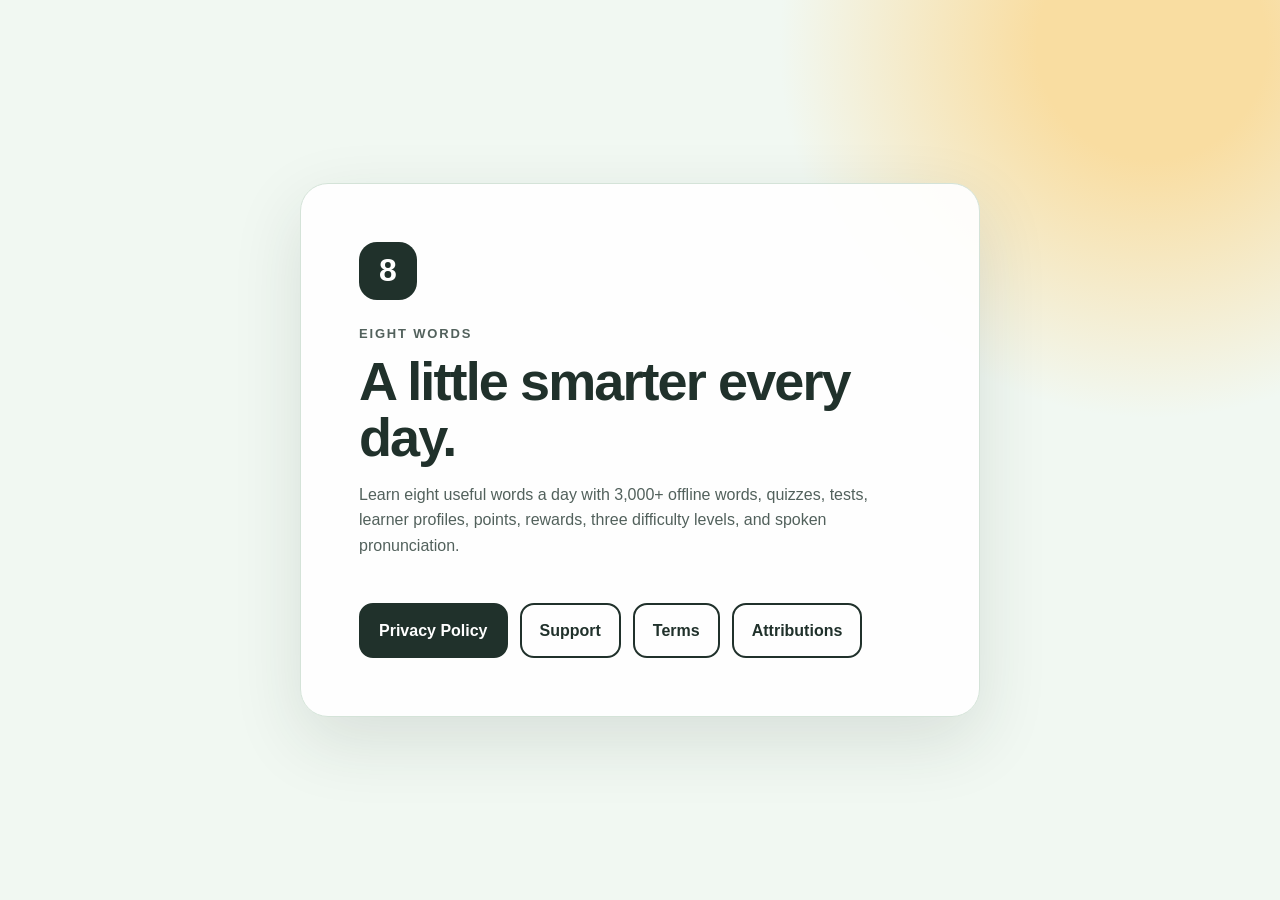
<file: docs/index.html>
<!doctype html>
<html lang="en">
<head>
  <meta charset="utf-8">
  <meta name="viewport" content="width=device-width, initial-scale=1">
  <meta name="description" content="Official privacy and support information for Eightwise.">
  <title>Eightwise</title>
  <link rel="stylesheet" href="./styles.css">
</head>
<body>
  <main class="card">
    <div class="mark" aria-hidden="true">8</div>
    <p class="eyebrow">EIGHT WORDS</p>
    <h1>A little smarter every day.</h1>
    <p>Learn eight useful words a day with 3,000+ offline words, quizzes, tests, learner profiles, points, rewards, three difficulty levels, and spoken pronunciation.</p>
    <nav aria-label="Eightwise information">
      <a class="button" href="./privacy/">Privacy Policy</a>
      <a class="button secondary" href="./support/">Support</a>
      <a class="button secondary" href="./terms/">Terms</a>
      <a class="button secondary" href="./attributions/">Attributions</a>
    </nav>
  </main>
</body>
</html>
</file>
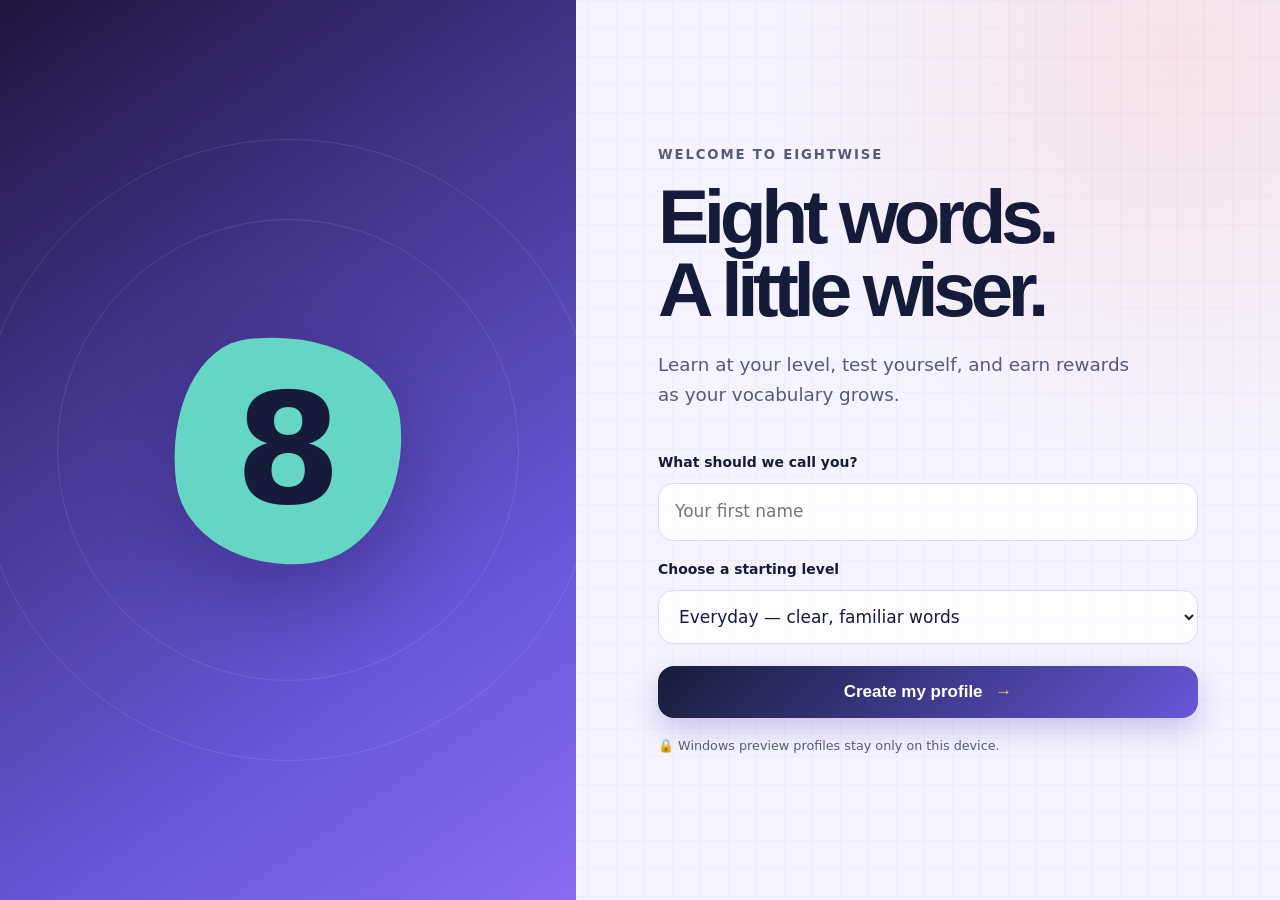
<file: web/index.html>
<!doctype html>
<html lang="en">
<head>
  <meta charset="utf-8">
  <meta name="viewport" content="width=device-width, initial-scale=1, viewport-fit=cover">
  <meta name="theme-color" content="#6757d9">
  <meta name="description" content="Learn eight words a day, take quizzes, earn points, and grow your vocabulary.">
  <title>Eightwise</title>
  <link rel="manifest" href="manifest.webmanifest">
  <link rel="icon" href="icons/icon-192-eightwise.png">
  <link rel="stylesheet" href="styles.css?v=identity2">
</head>
<body>
  <div id="authScreen" class="auth-screen">
    <div class="auth-art" aria-hidden="true">
      <div class="logo-orbit"><span>8</span></div>
    </div>
    <section class="auth-card" aria-labelledby="welcomeTitle">
      <p class="eyebrow">WELCOME TO EIGHTWISE</p>
      <h1 id="welcomeTitle">Eight words.<br>A little wiser.</h1>
      <p class="auth-copy">Learn at your level, test yourself, and earn rewards as your vocabulary grows.</p>

      <div id="profileChooser" class="profile-chooser" hidden>
        <p class="field-label">Choose your profile</p>
        <div id="profileList" class="profile-list"></div>
        <button id="showCreateButton" class="button button-secondary" type="button">Add another profile</button>
      </div>

      <form id="createProfileForm" class="create-profile-form">
        <label for="displayName">What should we call you?</label>
        <input id="displayName" name="displayName" maxlength="20" autocomplete="nickname" placeholder="Your first name" required>
        <label for="startingLevel">Choose a starting level</label>
        <select id="startingLevel" name="startingLevel">
          <option value="everyday">Everyday — clear, familiar words</option>
          <option value="growing">Growing — build a richer vocabulary</option>
          <option value="curious">Curious — thoughtful, challenging words</option>
        </select>
        <button class="button button-primary" type="submit">Create my profile <span aria-hidden="true">→</span></button>
      </form>
      <p class="local-note"><span aria-hidden="true">🔒</span> Windows preview profiles stay only on this device.</p>
    </section>
  </div>

  <div id="app" class="app-shell" hidden>
    <header class="topbar">
      <button class="brand" type="button" data-view-target="learn" aria-label="Eightwise home">
        <span class="brand-mark">8</span>
        <span><strong>EIGHTWISE</strong><small>Eight words. A little wiser.</small></span>
      </button>
      <div class="topbar-actions">
        <span id="plusBadge" class="plus-badge" hidden>PLUS · UNLIMITED</span>
        <button class="points-pill" type="button" data-view-target="rewards" aria-label="Open rewards">
          <span aria-hidden="true">✦</span><strong id="headerPoints">0</strong><small>pts</small>
        </button>
        <button id="avatarButton" class="avatar-button" type="button" data-view-target="profile" aria-label="Open profile">A</button>
      </div>
    </header>

    <main>
      <section id="learnView" class="view active" data-view="learn">
        <div class="view-heading">
          <div>
            <p class="eyebrow" id="greeting">GOOD MORNING</p>
            <h1>Ready for a new word?</h1>
          </div>
        </div>

        <section class="difficulty-panel" aria-labelledby="difficultyTitle">
          <div class="difficulty-heading">
            <p class="eyebrow">DIFFICULTY</p>
            <h2 id="difficultyTitle">Choose your word level</h2>
          </div>
          <div class="difficulty-options" role="group" aria-label="Word difficulty">
            <button type="button" data-level="everyday" aria-pressed="false"><span>🌿</span><strong>Everyday</strong><small>Clear and familiar</small></button>
            <button type="button" data-level="growing" aria-pressed="false"><span>✨</span><strong>Growing</strong><small>Build your vocabulary</small></button>
            <button type="button" data-level="curious" aria-pressed="false"><span>🔭</span><strong>Curious</strong><small>More challenging</small></button>
          </div>
        </section>

        <div class="learning-layout">
          <article id="wordCard" class="word-card" aria-live="polite">
            <div class="word-card-top">
              <span id="wordPosition" class="eyebrow accent">WORD 1 OF 8</span>
              <div class="word-card-tools">
                <button id="favoriteButton" class="icon-button" type="button" aria-label="Save this word" aria-pressed="false">♡</button>
                <button id="speakButton" class="icon-button" type="button" aria-label="Hear this word">🔊</button>
              </div>
            </div>
            <div id="wordLoading" class="word-loading">
              <span></span><span></span><span></span>
              <p>Finding a good word…</p>
            </div>
            <div id="wordContent" hidden>
              <h2><button id="wordText" class="word-title-button" type="button" aria-expanded="false" aria-controls="syllablePanel">wonder</button></h2>
              <p class="syllable-hint">Click the word to see its syllables</p>
              <div id="syllablePanel" class="syllable-panel" hidden>
                <span id="syllableText">won · der</span>
                <small id="syllableCount">2 syllables</small>
              </div>
              <div class="word-meta"><span id="partOfSpeech">noun</span><span id="pronunciation">wonder</span></div>
              <hr>
              <p id="definitionText" class="definition">A feeling of curiosity and amazement.</p>
              <blockquote id="exampleText">Every new word can begin with wonder.</blockquote>
            </div>
            <p id="wordSource" class="source-note">Definitions from Open English WordNet · CC BY 4.0</p>
          </article>

          <aside class="daily-panel">
            <div class="panel-title-row"><div><p class="eyebrow">TODAY</p><h2 id="dailyTitle">Your daily eight</h2></div><strong id="dailyFraction">0/8</strong></div>
            <div id="dailyDots" class="daily-dots" aria-label="Daily word progress"></div>
            <div class="mini-stats">
              <div><span aria-hidden="true">🔥</span><strong id="streakCount">1</strong><small>day streak</small></div>
              <div><span aria-hidden="true">✓</span><strong id="learnedCount">0</strong><small>words learned</small></div>
            </div>
            <button id="learnButton" class="button button-primary" type="button">I learned this <span>+10 ✦</span></button>
            <p id="dailyMessage" class="microcopy">Eight new chances to learn—every day.</p>
          </aside>
        </div>

        <section class="quick-actions" aria-label="Practice options">
          <button class="action-card quiz-action" type="button" data-view-target="quiz">
            <span class="action-icon">?</span><span><strong>Quick quiz</strong><small>5 questions · earn up to 100 pts</small></span><b>→</b>
          </button>
          <button class="action-card test-action" type="button" data-view-target="test">
            <span class="action-icon">✓</span><span><strong>Knowledge test</strong><small>10 questions · track your score</small></span><b>→</b>
          </button>
          <button id="surpriseWordButton" class="action-card surprise-action" type="button">
            <span class="action-icon">✦</span><span><strong>Surprise word</strong><small>Explore a random word with Plus</small></span><b>→</b>
          </button>
        </section>
      </section>

      <section id="quizView" class="view practice-view" data-view="quiz">
        <div class="practice-heading"><div><p class="eyebrow">QUICK QUIZ</p><h1>Pick the right meaning</h1></div><span id="quizProgress" class="question-count">1 / 5</span></div>
        <div id="quizIntro" class="practice-intro">
          <div class="practice-illustration">?</div>
          <h2>Five quick questions</h2>
          <p>Review words you have learned. Every correct answer earns 20 points the first time today.</p>
          <button id="startQuizButton" class="button button-primary" type="button">Start quiz</button>
        </div>
        <div id="quizGame" class="question-card" hidden>
          <p class="eyebrow">WHAT DOES THIS WORD MEAN?</p>
          <h2 id="quizWord">resilient</h2>
          <div id="quizOptions" class="answer-grid"></div>
          <button id="quizNextButton" class="button button-primary" type="button" hidden>Next question →</button>
        </div>
        <div id="quizResult" class="result-card" hidden></div>
      </section>

      <section id="testView" class="view practice-view" data-view="test">
        <div class="practice-heading"><div><p class="eyebrow">KNOWLEDGE TEST</p><h1>Show what you know</h1></div><span id="testProgress" class="question-count">1 / 10</span></div>
        <div id="testIntro" class="practice-intro">
          <div class="practice-illustration check">✓</div>
          <h2>A ten-question challenge</h2>
          <p>A mix of word and definition questions. Earn 15 points per correct answer, plus 100 for a perfect score.</p>
          <button id="startTestButton" class="button button-primary" type="button">Start test</button>
        </div>
        <div id="testGame" class="question-card" hidden>
          <p id="testPromptLabel" class="eyebrow">CHOOSE THE WORD</p>
          <h2 id="testPrompt">Able to recover quickly after difficulty.</h2>
          <div id="testOptions" class="answer-grid"></div>
          <button id="testNextButton" class="button button-primary" type="button" hidden>Next question →</button>
        </div>
        <div id="testResult" class="result-card" hidden></div>
      </section>

      <section id="rewardsView" class="view" data-view="rewards">
        <div class="rewards-hero">
          <div><p class="eyebrow">YOUR REWARDS</p><h1>Curiosity pays off.</h1><p>Learn and practice to unlock fun extras.</p></div>
          <div class="points-balance"><span>✦</span><strong id="rewardPoints">0</strong><small>points available</small></div>
        </div>
        <div id="rewardGrid" class="reward-grid"></div>
        <div class="points-guide">
          <h2>How to earn points</h2>
          <div class="points-guide-grid">
            <div><span>+10</span><p>Learn a new word</p></div>
            <div><span>+20</span><p>Correct quiz answer</p></div>
            <div><span>+15</span><p>Correct test answer</p></div>
            <div><span>+50</span><p>Finish your daily eight</p></div>
          </div>
          <p class="microcopy">Points have no cash value, cannot be purchased or transferred, and unlock only in-app rewards.</p>
        </div>
      </section>

      <section id="profileView" class="view" data-view="profile">
        <div class="profile-hero">
          <div id="profileAvatar" class="profile-avatar">A</div>
          <div><p class="eyebrow">YOUR PROFILE</p><h1 id="profileName">Learner</h1><p id="profileLevel">Everyday level</p></div>
          <button id="signOutButton" class="button button-secondary compact" type="button">Switch profile</button>
        </div>
        <div class="stats-grid">
          <div><span>🔥</span><strong id="profileStreak">1</strong><small>day streak</small></div>
          <div><span>✓</span><strong id="profileLearned">0</strong><small>words learned</small></div>
          <div><span>✦</span><strong id="profilePoints">0</strong><small>points</small></div>
          <div><span>★</span><strong id="profileBest">—</strong><small>best test</small></div>
        </div>
        <section class="profile-card">
          <div><h2>Eightwise Plus</h2><p id="plusStatus">Free plan · 8 words each day</p></div>
          <button id="profilePlusButton" class="button button-primary compact" type="button">See Plus</button>
        </section>
        <section class="profile-card saved-words-card">
          <div class="saved-words-heading"><div><h2>Saved words</h2><p>Keep interesting words close for quick review.</p></div><strong id="savedWordCount">0</strong></div>
          <div id="savedWordsList" class="saved-words-list"></div>
        </section>
        <section class="profile-card">
          <div><h2>Private learner profile</h2><p>Your profile and progress are saved only in this browser. No email address, password, or online account is required.</p></div>
        </section>
        <section class="profile-card">
          <div><h2>Legal &amp; support</h2><p><a href="https://allenvfits.github.io/eight-words/privacy/">Privacy</a> · <a href="https://allenvfits.github.io/eight-words/terms/">Terms</a> · <a href="https://allenvfits.github.io/eight-words/support/">Support</a> · <a href="https://allenvfits.github.io/eight-words/attributions/">Attributions</a></p></div>
        </section>
      </section>
    </main>

    <nav class="bottom-nav" aria-label="Main navigation">
      <button class="active" type="button" data-view-target="learn"><span>⌂</span>Learn</button>
      <button type="button" data-view-target="quiz"><span>?</span>Quiz</button>
      <button type="button" data-view-target="test"><span>✓</span>Test</button>
      <button type="button" data-view-target="rewards"><span>✦</span>Rewards</button>
      <button type="button" data-view-target="profile"><span>●</span>Profile</button>
    </nav>
  </div>

  <div id="paywallModal" class="modal" hidden>
    <div class="modal-backdrop" data-close-modal="paywallModal"></div>
    <section class="modal-card" role="dialog" aria-modal="true" aria-labelledby="paywallTitle">
      <button class="modal-close" type="button" data-close-modal="paywallModal" aria-label="Close">×</button>
      <div class="plus-mark">8<span>+</span></div>
      <p class="eyebrow">EIGHTWISE PLUS</p>
      <h2 id="paywallTitle">Unlimited words for $1.99</h2>
      <p><strong>$1.99 per month</strong> removes the daily cap. Learn as many words as you want, whenever you want.</p>
      <ul class="benefit-list"><li>∞ No daily word limit</li><li>✦ Surprise-word explorer</li><li>✓ Deeper review and progress history</li><li>★ Quizzes, points, and rewards remain included</li></ul>
      <button id="previewPlusButton" class="button button-primary" type="button">Preview unlimited Plus</button>
      <small>This Windows build simulates the subscription. Apple handles the real purchase in the iPhone app.</small>
    </section>
  </div>

  <div id="toast" class="toast" role="status" aria-live="polite"></div>
  <script src="data/words.js"></script>
  <script src="app.js"></script>
</body>
</html>
</file>
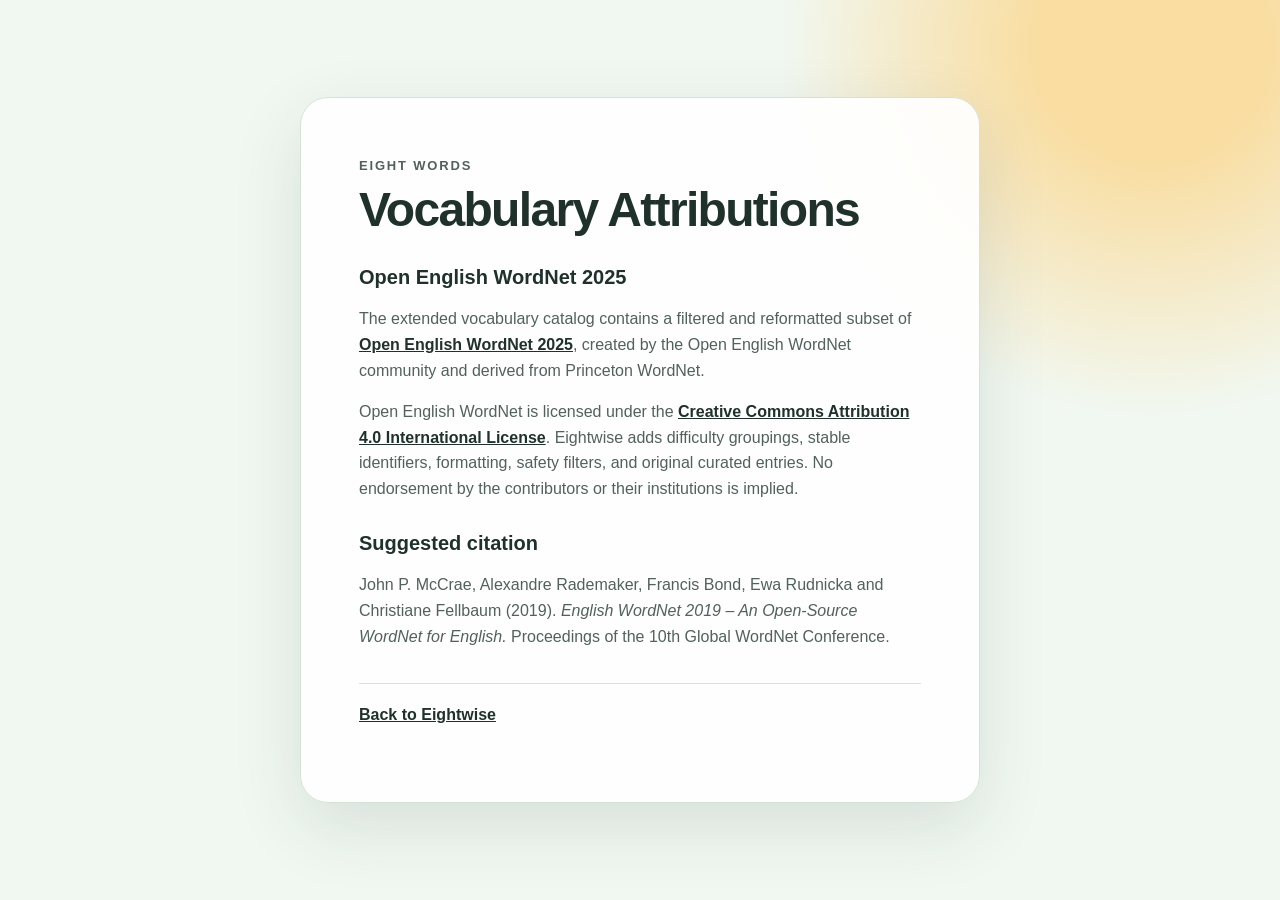
<file: docs/attributions/index.html>
<!doctype html>
<html lang="en">
<head>
  <meta charset="utf-8">
  <meta name="viewport" content="width=device-width, initial-scale=1">
  <meta name="description" content="Vocabulary and open-data attributions for Eightwise.">
  <title>Attributions — Eightwise</title>
  <link rel="stylesheet" href="../styles.css">
</head>
<body>
  <main class="card policy">
    <p class="eyebrow">EIGHT WORDS</p>
    <h1>Vocabulary Attributions</h1>

    <h2>Open English WordNet 2025</h2>
    <p>The extended vocabulary catalog contains a filtered and reformatted subset of <a href="https://en-word.net/">Open English WordNet 2025</a>, created by the Open English WordNet community and derived from Princeton WordNet.</p>
    <p>Open English WordNet is licensed under the <a href="https://creativecommons.org/licenses/by/4.0/">Creative Commons Attribution 4.0 International License</a>. Eightwise adds difficulty groupings, stable identifiers, formatting, safety filters, and original curated entries. No endorsement by the contributors or their institutions is implied.</p>

    <h2>Suggested citation</h2>
    <p>John P. McCrae, Alexandre Rademaker, Francis Bond, Ewa Rudnicka and Christiane Fellbaum (2019). <em>English WordNet 2019 – An Open-Source WordNet for English.</em> Proceedings of the 10th Global WordNet Conference.</p>

    <p class="back"><a href="../">Back to Eightwise</a></p>
  </main>
</body>
</html>
</file>
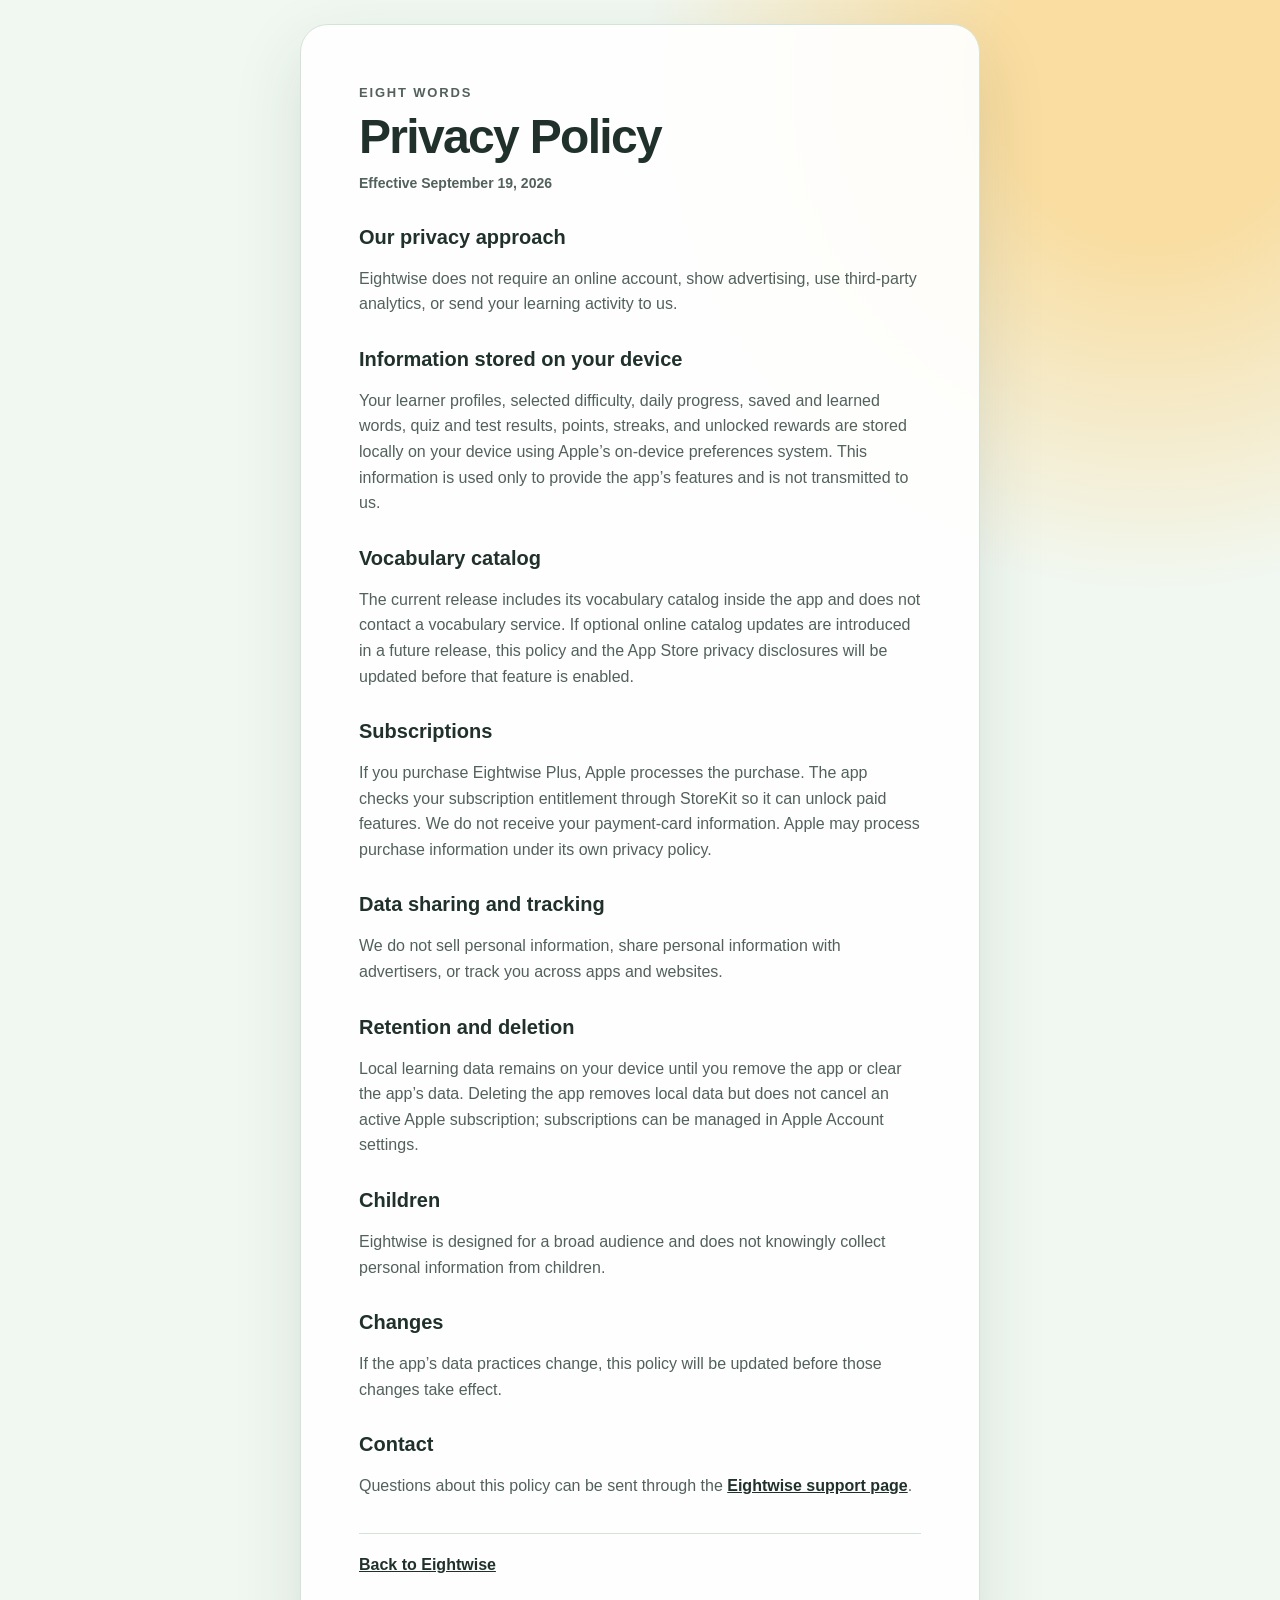
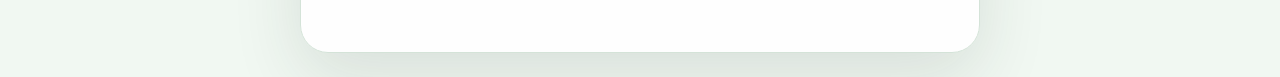
<file: docs/privacy/index.html>
<!doctype html>
<html lang="en">
<head>
  <meta charset="utf-8">
  <meta name="viewport" content="width=device-width, initial-scale=1">
  <meta name="description" content="Privacy Policy for the Eightwise iPhone and iPad app.">
  <title>Privacy Policy — Eightwise</title>
  <link rel="stylesheet" href="../styles.css">
</head>
<body>
  <main class="card policy">
    <p class="eyebrow">EIGHT WORDS</p>
    <h1>Privacy Policy</h1>
    <p class="updated">Effective September 19, 2026</p>

    <h2>Our privacy approach</h2>
    <p>Eightwise does not require an online account, show advertising, use third-party analytics, or send your learning activity to us.</p>

    <h2>Information stored on your device</h2>
    <p>Your learner profiles, selected difficulty, daily progress, saved and learned words, quiz and test results, points, streaks, and unlocked rewards are stored locally on your device using Apple’s on-device preferences system. This information is used only to provide the app’s features and is not transmitted to us.</p>

    <h2>Vocabulary catalog</h2>
    <p>The current release includes its vocabulary catalog inside the app and does not contact a vocabulary service. If optional online catalog updates are introduced in a future release, this policy and the App Store privacy disclosures will be updated before that feature is enabled.</p>

    <h2>Subscriptions</h2>
    <p>If you purchase Eightwise Plus, Apple processes the purchase. The app checks your subscription entitlement through StoreKit so it can unlock paid features. We do not receive your payment-card information. Apple may process purchase information under its own privacy policy.</p>

    <h2>Data sharing and tracking</h2>
    <p>We do not sell personal information, share personal information with advertisers, or track you across apps and websites.</p>

    <h2>Retention and deletion</h2>
    <p>Local learning data remains on your device until you remove the app or clear the app’s data. Deleting the app removes local data but does not cancel an active Apple subscription; subscriptions can be managed in Apple Account settings.</p>

    <h2>Children</h2>
    <p>Eightwise is designed for a broad audience and does not knowingly collect personal information from children.</p>

    <h2>Changes</h2>
    <p>If the app’s data practices change, this policy will be updated before those changes take effect.</p>

    <h2>Contact</h2>
    <p>Questions about this policy can be sent through the <a href="../support/">Eightwise support page</a>.</p>

    <p class="back"><a href="../">Back to Eightwise</a></p>
  </main>
</body>
</html>
</file>
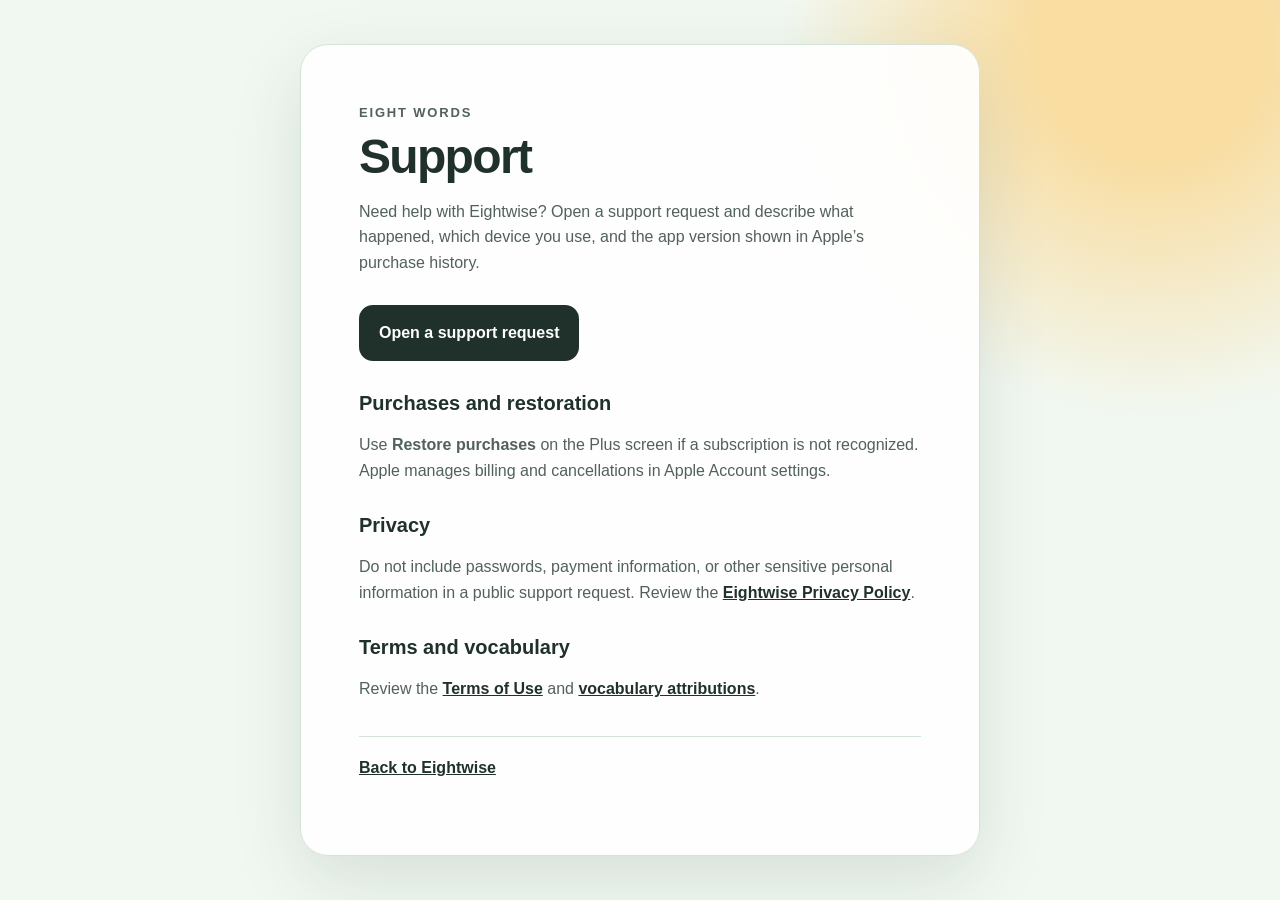
<file: docs/support/index.html>
<!doctype html>
<html lang="en">
<head>
  <meta charset="utf-8">
  <meta name="viewport" content="width=device-width, initial-scale=1">
  <meta name="description" content="Support for the Eightwise iPhone and iPad app.">
  <title>Support — Eightwise</title>
  <link rel="stylesheet" href="../styles.css">
</head>
<body>
  <main class="card policy">
    <p class="eyebrow">EIGHT WORDS</p>
    <h1>Support</h1>
    <p>Need help with Eightwise? Open a support request and describe what happened, which device you use, and the app version shown in Apple’s purchase history.</p>

    <a class="button" href="https://github.com/allenvfits/eight-words/issues/new">Open a support request</a>

    <h2>Purchases and restoration</h2>
    <p>Use <strong>Restore purchases</strong> on the Plus screen if a subscription is not recognized. Apple manages billing and cancellations in Apple Account settings.</p>

    <h2>Privacy</h2>
    <p>Do not include passwords, payment information, or other sensitive personal information in a public support request. Review the <a href="../privacy/">Eightwise Privacy Policy</a>.</p>

    <h2>Terms and vocabulary</h2>
    <p>Review the <a href="../terms/">Terms of Use</a> and <a href="../attributions/">vocabulary attributions</a>.</p>

    <p class="back"><a href="../">Back to Eightwise</a></p>
  </main>
</body>
</html>
</file>
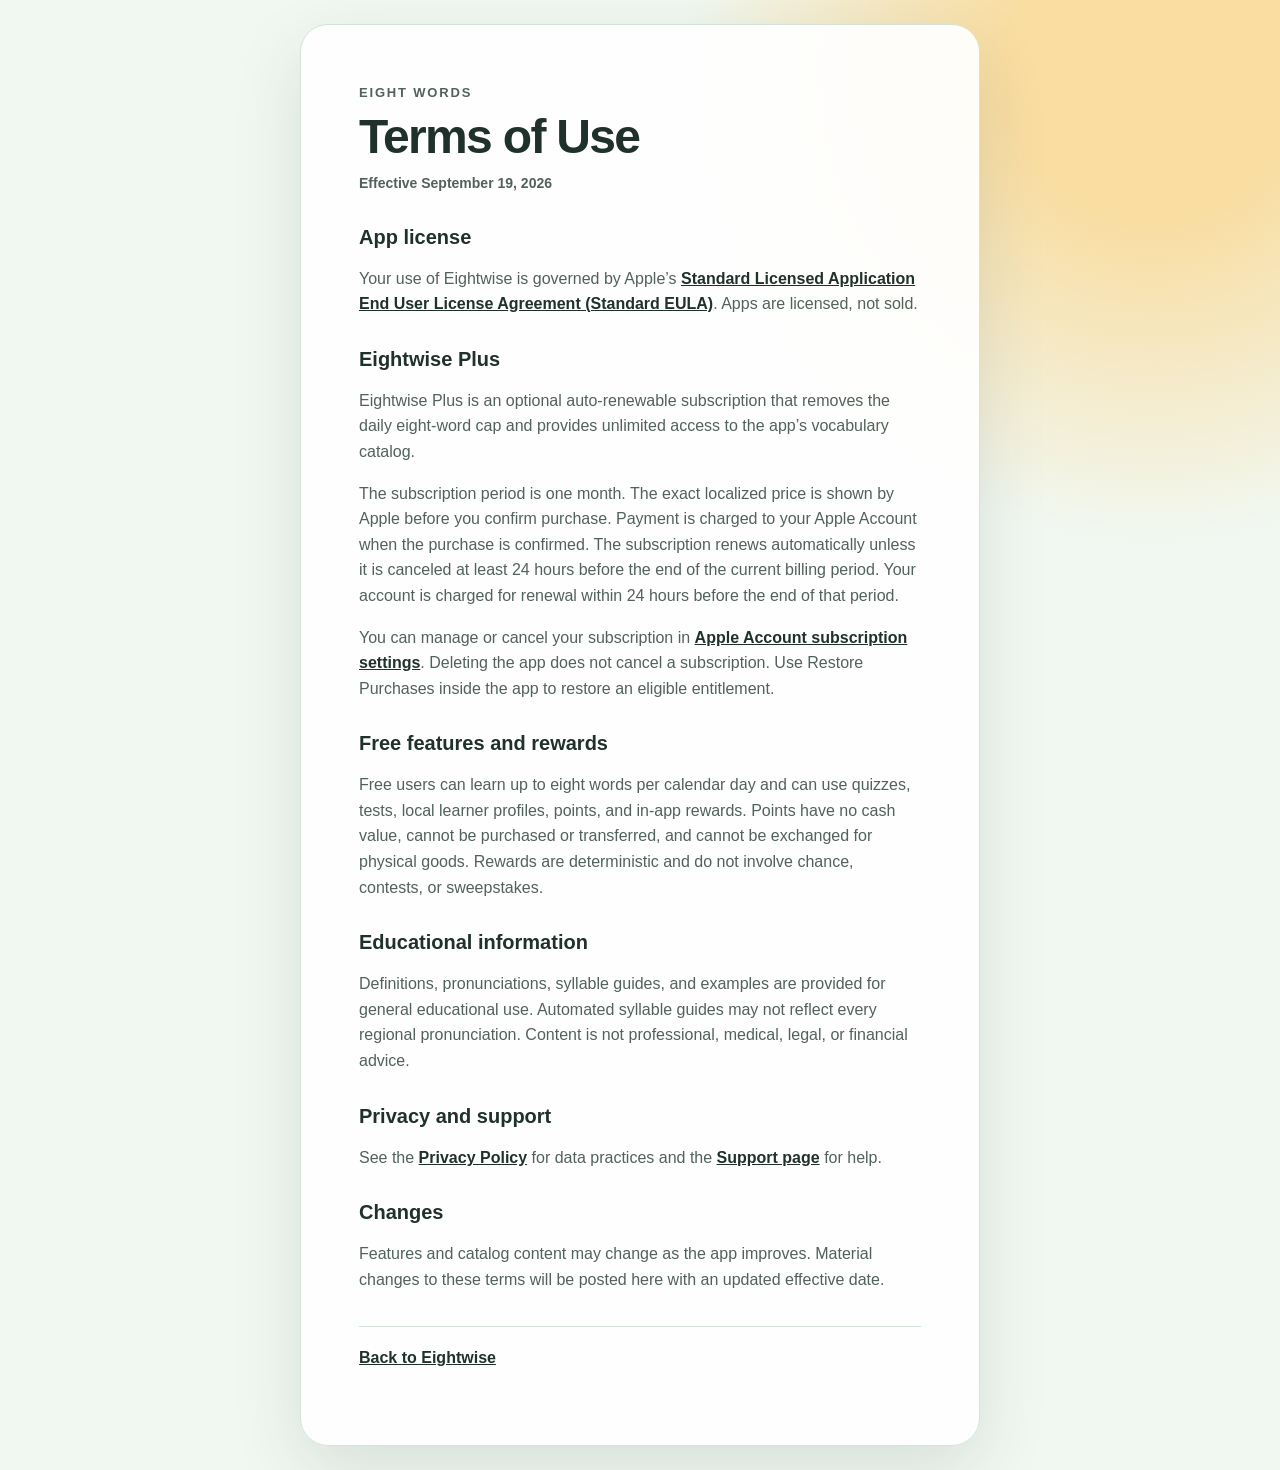
<file: docs/terms/index.html>
<!doctype html>
<html lang="en">
<head>
  <meta charset="utf-8">
  <meta name="viewport" content="width=device-width, initial-scale=1">
  <meta name="description" content="Terms of Use for Eightwise and its optional Plus subscription.">
  <title>Terms of Use — Eightwise</title>
  <link rel="stylesheet" href="../styles.css">
</head>
<body>
  <main class="card policy">
    <p class="eyebrow">EIGHT WORDS</p>
    <h1>Terms of Use</h1>
    <p class="updated">Effective September 19, 2026</p>

    <h2>App license</h2>
    <p>Your use of Eightwise is governed by Apple’s <a href="https://www.apple.com/legal/internet-services/itunes/dev/stdeula/">Standard Licensed Application End User License Agreement (Standard EULA)</a>. Apps are licensed, not sold.</p>

    <h2>Eightwise Plus</h2>
    <p>Eightwise Plus is an optional auto-renewable subscription that removes the daily eight-word cap and provides unlimited access to the app’s vocabulary catalog.</p>
    <p>The subscription period is one month. The exact localized price is shown by Apple before you confirm purchase. Payment is charged to your Apple Account when the purchase is confirmed. The subscription renews automatically unless it is canceled at least 24 hours before the end of the current billing period. Your account is charged for renewal within 24 hours before the end of that period.</p>
    <p>You can manage or cancel your subscription in <a href="https://apps.apple.com/account/subscriptions">Apple Account subscription settings</a>. Deleting the app does not cancel a subscription. Use Restore Purchases inside the app to restore an eligible entitlement.</p>

    <h2>Free features and rewards</h2>
    <p>Free users can learn up to eight words per calendar day and can use quizzes, tests, local learner profiles, points, and in-app rewards. Points have no cash value, cannot be purchased or transferred, and cannot be exchanged for physical goods. Rewards are deterministic and do not involve chance, contests, or sweepstakes.</p>

    <h2>Educational information</h2>
    <p>Definitions, pronunciations, syllable guides, and examples are provided for general educational use. Automated syllable guides may not reflect every regional pronunciation. Content is not professional, medical, legal, or financial advice.</p>

    <h2>Privacy and support</h2>
    <p>See the <a href="../privacy/">Privacy Policy</a> for data practices and the <a href="../support/">Support page</a> for help.</p>

    <h2>Changes</h2>
    <p>Features and catalog content may change as the app improves. Material changes to these terms will be posted here with an updated effective date.</p>

    <p class="back"><a href="../">Back to Eightwise</a></p>
  </main>
</body>
</html>
</file>
<file: docs/styles.css>
:root {
  color-scheme: light;
  --canvas: #f1f8f2;
  --ink: #20312b;
  --muted: #52615c;
  --line: #d4e3d8;
  --sun: #f2b83f;
}

* { box-sizing: border-box; }

body {
  margin: 0;
  min-height: 100vh;
  display: grid;
  place-items: center;
  padding: 24px;
  background: radial-gradient(circle at 90% 5%, #f9dda1 0 8%, transparent 26%), var(--canvas);
  color: var(--ink);
  font-family: ui-rounded, "SF Pro Rounded", -apple-system, BlinkMacSystemFont, "Segoe UI", sans-serif;
  line-height: 1.6;
}

.card {
  width: min(100%, 680px);
  padding: clamp(28px, 6vw, 58px);
  border: 1px solid var(--line);
  border-radius: 28px;
  background: rgba(255, 255, 255, 0.92);
  box-shadow: 0 24px 70px rgba(32, 49, 43, 0.12);
}

.mark {
  display: grid;
  place-items: center;
  width: 58px;
  height: 58px;
  border-radius: 18px;
  margin-bottom: 24px;
  background: var(--ink);
  color: white;
  font-size: 32px;
  font-weight: 900;
}

.eyebrow {
  margin: 0 0 8px;
  color: var(--muted);
  font-size: 13px;
  font-weight: 900;
  letter-spacing: 0.14em;
}

h1 {
  margin: 0 0 14px;
  font-size: clamp(34px, 7vw, 54px);
  line-height: 1.05;
  letter-spacing: -0.035em;
}

h2 {
  margin: 30px 0 6px;
  font-size: 20px;
  line-height: 1.25;
}

p { color: var(--muted); }

a { color: var(--ink); font-weight: 750; }

nav {
  display: flex;
  flex-wrap: wrap;
  gap: 12px;
  margin-top: 30px;
}

.button {
  display: inline-block;
  margin-top: 14px;
  padding: 13px 18px;
  border: 2px solid var(--ink);
  border-radius: 14px;
  background: var(--ink);
  color: white;
  text-decoration: none;
}

.button.secondary { background: transparent; color: var(--ink); }
.policy h1 { font-size: clamp(34px, 7vw, 48px); }
.updated { margin-top: -4px; font-size: 14px; font-weight: 700; }
.back { margin-top: 34px; padding-top: 18px; border-top: 1px solid var(--line); }

@media (max-width: 520px) {
  body { padding: 12px; place-items: start center; }
  .card { padding: 26px 22px; border-radius: 22px; }
}
</file>
<file: web/styles.css>
:root {
  --canvas: #f5f3ff;
  --paper: #ffffff;
  --ink: #171b3a;
  --muted: #555b78;
  --line: #dcd8f4;
  --accent: #6757d9;
  --accent-soft: #ebe7ff;
  --sun: #ffd166;
  --indigo: #3d67d6;
  --coral: #ff745c;
  --mint: #65d6c4;
  --shadow: 0 24px 65px rgba(42, 31, 105, .13);
  --radius: 26px;
  font-family: "Segoe UI Variable Text", "Segoe UI", system-ui, -apple-system, BlinkMacSystemFont, sans-serif;
  color: var(--ink);
  background: var(--canvas);
  font-synthesis: none;
  font-size: 17px;
  line-height: 1.5;
}

* { box-sizing: border-box; }
html { min-height: 100%; background: var(--canvas); }
body { margin: 0; min-height: 100vh; background: radial-gradient(circle at 92% 6%, rgba(255,116,92,.14), transparent 24rem), radial-gradient(circle at 3% 70%, rgba(101,214,196,.18), transparent 28rem), linear-gradient(rgba(103,87,217,.035) 1px, transparent 1px), linear-gradient(90deg, rgba(103,87,217,.035) 1px, transparent 1px), var(--canvas); background-size: auto, auto, 28px 28px, 28px 28px, auto; color: var(--ink); }
h1, h2, h3, strong, .button { font-family: ui-rounded, "Trebuchet MS", "Segoe UI Variable Display", "Segoe UI", sans-serif; }
button, input, select { font: inherit; }
button { cursor: pointer; }
button:focus-visible, input:focus-visible, select:focus-visible { outline: 3px solid color-mix(in srgb, var(--accent) 40%, white); outline-offset: 3px; }
[hidden] { display: none !important; }

body[data-theme="sunshine"] { --canvas: #fff7df; --paper: #fffefa; --accent: #8b55cf; --accent-soft: #f0e4ff; }
body[data-theme="galaxy"] { --canvas: #edf0ff; --paper: #fbfbff; --accent: #3d67d6; --accent-soft: #e1e8ff; }

.sr-only { position: absolute; width: 1px; height: 1px; padding: 0; margin: -1px; overflow: hidden; clip: rect(0, 0, 0, 0); white-space: nowrap; border: 0; }
.eyebrow { margin: 0; font-size: .78rem; font-weight: 900; letter-spacing: .14em; color: var(--muted); }
.eyebrow.accent { color: var(--accent); }

.auth-screen { min-height: 100vh; display: grid; grid-template-columns: minmax(280px, .9fr) minmax(460px, 1.1fr); }
.auth-art { display: grid; place-items: center; overflow: hidden; background: linear-gradient(145deg, #20143f, #6757d9 72%, #8a6cf0); position: relative; }
.auth-art::before, .auth-art::after { content: ""; position: absolute; width: 460px; height: 460px; border-radius: 50%; border: 1px solid rgba(255,255,255,.11); }
.auth-art::after { width: 620px; height: 620px; }
.logo-orbit { width: 230px; height: 230px; display: grid; place-items: center; border-radius: 38% 62% 46% 54% / 58% 42% 58% 42%; background: var(--mint); transform: rotate(-7deg); box-shadow: 0 30px 80px rgba(20,10,65,.28); }
.logo-orbit span { font-size: 9rem; line-height: 1; font-weight: 950; transform: rotate(7deg); }
.auth-card { align-self: center; width: min(540px, calc(100% - 64px)); margin: 48px auto; }
.auth-card h1 { font-size: clamp(3rem, 6vw, 5.5rem); line-height: .95; letter-spacing: -.07em; margin: 15px 0 24px; }
.auth-copy { max-width: 480px; font-size: 1.08rem; line-height: 1.65; color: var(--muted); }
.create-profile-form { margin-top: 34px; display: grid; gap: 10px; }
.create-profile-form label, .field-label { margin-top: 8px; font-size: .82rem; font-weight: 800; }
input, select { width: 100%; border: 1px solid var(--line); color: var(--ink); background: rgba(255,255,255,.78); padding: 15px 16px; border-radius: 15px; }
.create-profile-form .button { margin-top: 12px; }
.local-note { margin: 18px 0 0; color: var(--muted); font-size: .75rem; }
.profile-chooser { margin-top: 28px; }
.profile-list { display: grid; gap: 10px; margin: 10px 0 14px; }
.profile-choice { width: 100%; display: flex; align-items: center; gap: 13px; border: 1px solid var(--line); padding: 12px; border-radius: 17px; background: white; color: var(--ink); text-align: left; }
.profile-choice span { width: 42px; height: 42px; border-radius: 50%; background: var(--accent-soft); color: var(--accent); display: grid; place-items: center; font-weight: 900; }
.profile-choice strong { display: block; }
.profile-choice small { color: var(--muted); }

.button { border: 0; border-radius: 16px; min-height: 52px; padding: 0 20px; font-weight: 850; transition: transform .15s ease, filter .15s ease; }
.button:hover { transform: translateY(-2px); filter: brightness(1.03); }
.button:active { transform: translateY(0) scale(.985); }
.button-primary { background: linear-gradient(135deg, var(--ink), var(--accent)); color: white; box-shadow: 0 12px 28px rgba(67,49,164,.24); }
.button-primary span { margin-left: 8px; color: var(--sun); }
.button-secondary { background: white; border: 1px solid var(--line); color: var(--ink); box-shadow: none; }
.button.compact { min-height: 42px; padding: 0 16px; font-size: .82rem; }

.app-shell { min-height: 100vh; padding-bottom: 105px; }
.topbar { height: 82px; border-bottom: 1px solid rgba(103,87,217,.16); display: flex; align-items: center; justify-content: space-between; padding: 0 max(24px, calc((100vw - 1180px) / 2)); position: sticky; top: 0; z-index: 20; background: rgba(247,245,255,.9); backdrop-filter: blur(18px); }
.brand { border: 0; background: none; display: flex; align-items: center; gap: 12px; color: var(--ink); padding: 0; text-align: left; }
.brand-mark { width: 42px; height: 42px; display: grid; place-items: center; border-radius: 15px 15px 15px 5px; color: white; background: linear-gradient(145deg, var(--accent), var(--indigo)); box-shadow: 0 7px 18px rgba(103,87,217,.28); font-size: 1.35rem; font-weight: 950; }
.brand strong { display: block; font-size: 1rem; letter-spacing: .08em; }
.brand small { display: block; color: var(--muted); margin-top: 1px; font-size: .76rem; }
.topbar-actions { display: flex; align-items: center; gap: 10px; }
.plus-badge { padding: 7px 11px; border-radius: 999px; background: var(--coral); color: #fff; font-family: ui-rounded, "Trebuchet MS", sans-serif; font-size: .7rem; font-weight: 950; letter-spacing: .06em; }
.points-pill { min-height: 42px; border: 1px solid var(--line); background: white; border-radius: 999px; padding: 0 14px; display: flex; align-items: center; gap: 5px; color: var(--ink); }
.points-pill > span { color: #b47700; }
.points-pill small { color: var(--muted); }
.avatar-button { border: 0; width: 42px; height: 42px; border-radius: 50%; background: var(--accent); color: white; font-weight: 900; }

main { width: min(1180px, calc(100% - 40px)); margin: 0 auto; }
.view { display: none; padding: 45px 0; animation: viewIn .25s ease both; }
.view.active { display: block; }
@keyframes viewIn { from { opacity: 0; transform: translateY(8px); } }
.view-heading, .practice-heading { display: flex; align-items: end; justify-content: space-between; gap: 20px; margin-bottom: 20px; }
.view-heading h1, .practice-heading h1, .rewards-hero h1 { margin: 7px 0 0; font-size: clamp(2rem, 4.4vw, 3.6rem); letter-spacing: -.055em; line-height: 1; }

.difficulty-panel { display: flex; align-items: center; justify-content: space-between; gap: 24px; margin-bottom: 20px; padding: 18px 20px; border: 1px solid var(--line); border-left: 7px solid var(--accent); border-radius: 10px 24px 24px 10px; background: var(--paper); box-shadow: 0 12px 30px rgba(42,31,105,.08); }
.difficulty-heading { min-width: 185px; }
.difficulty-heading h2 { margin: 3px 0 0; font-size: 1.2rem; letter-spacing: -.02em; }
.difficulty-options { flex: 1; display: grid; grid-template-columns: repeat(3, 1fr); gap: 9px; }
.difficulty-options button { min-height: 68px; display: grid; grid-template-columns: auto 1fr; grid-template-rows: auto auto; align-items: center; column-gap: 10px; border: 1px solid var(--line); border-radius: 16px; padding: 11px 14px; background: var(--canvas); color: var(--ink); text-align: left; transition: border-color .15s ease, background .15s ease, transform .15s ease; }
.difficulty-options button:hover { transform: translateY(-2px); border-color: var(--accent); }
.difficulty-options button { --level-color: var(--accent); --level-soft: var(--accent-soft); }
.difficulty-options button[data-level="growing"] { --level-color: var(--indigo); --level-soft: #e8e9fb; }
.difficulty-options button[data-level="curious"] { --level-color: var(--coral); --level-soft: #fae8e5; }
.difficulty-options button[aria-pressed="true"] { border: 2px solid var(--level-color); background: var(--level-soft); box-shadow: 0 5px 15px color-mix(in srgb, var(--level-color) 14%, transparent); }
.difficulty-options button[aria-pressed="true"] strong { color: var(--level-color); }
.difficulty-options button > span { grid-row: 1 / 3; font-size: 1.35rem; }
.difficulty-options strong { display: block; font-size: .96rem; }
.difficulty-options small { color: var(--muted); font-size: .75rem; font-weight: 650; }

.learning-layout { display: grid; grid-template-columns: minmax(0, 1.55fr) minmax(290px, .7fr); gap: 20px; align-items: stretch; }
.word-card, .daily-panel, .question-card, .practice-intro, .result-card, .profile-card { background: var(--paper); border: 1px solid var(--line); border-radius: var(--radius); box-shadow: var(--shadow); }
.word-card { padding: clamp(24px, 4vw, 44px); min-height: 430px; display: flex; flex-direction: column; position: relative; overflow: hidden; border: 1px solid var(--line); border-left: 9px solid var(--accent); border-radius: 12px 34px 34px 12px; }
.word-card::after { content: "8"; position: absolute; right: 18px; bottom: -78px; color: var(--accent-soft); font-family: ui-rounded, "Trebuchet MS", sans-serif; font-size: 17rem; font-weight: 950; line-height: 1; opacity: .72; z-index: 0; }
.word-card > * { position: relative; z-index: 1; }
.word-card-top { display: flex; justify-content: space-between; align-items: center; }
.word-card-tools { display: flex; gap: 8px; }
.icon-button { width: 46px; height: 46px; border: 0; border-radius: 50%; background: var(--canvas); font-size: 1.1rem; }
.icon-button[aria-pressed="true"] { color: #a44d45; background: #fae8e5; font-size: 1.45rem; }
.word-card h2 { font-size: clamp(3.2rem, 8vw, 6.4rem); letter-spacing: -.065em; line-height: .9; margin: 48px 0 13px; }
.word-title-button { appearance: none; border: 0; padding: 0; background: transparent; color: inherit; font: inherit; font-weight: inherit; letter-spacing: inherit; line-height: inherit; text-align: left; border-radius: 10px; cursor: pointer; text-decoration: underline; text-decoration-color: transparent; text-decoration-thickness: 4px; text-underline-offset: 8px; transition: text-decoration-color .18s ease, color .18s ease; }
.word-title-button:hover, .word-title-button[aria-expanded="true"] { color: var(--accent); text-decoration-color: color-mix(in srgb, var(--accent) 25%, transparent); }
.syllable-hint { margin: -2px 0 12px; color: var(--muted); font-size: .85rem; font-weight: 750; }
.syllable-panel { width: fit-content; max-width: 100%; margin: 0 0 17px; padding: 12px 15px; border: 1px solid color-mix(in srgb, var(--accent) 28%, var(--line)); border-radius: 14px; background: var(--accent-soft); animation: viewIn .18s ease both; }
.syllable-panel span { display: block; color: var(--accent); font-size: clamp(1.15rem, 2.5vw, 1.5rem); font-weight: 900; letter-spacing: .035em; overflow-wrap: anywhere; }
.syllable-panel small { display: block; margin-top: 3px; color: var(--muted); font-weight: 700; }
.word-meta { display: flex; align-items: center; gap: 10px; color: var(--muted); font-weight: 700; }
.word-meta span:first-child { background: var(--accent); color: white; padding: 6px 11px; border-radius: 999px; font-size: .75rem; text-transform: lowercase; }
.word-card hr { border: 0; height: 1px; background: var(--line); margin: 32px 0 26px; }
.definition { margin: 0; max-width: 780px; font-size: clamp(1.35rem, 2.6vw, 2rem); font-weight: 750; line-height: 1.3; }
.word-card blockquote { margin: 24px 0 0; padding: 16px 18px; border-left: 4px solid var(--accent); border-radius: 0 14px 14px 0; background: var(--accent-soft); color: var(--muted); font-style: italic; line-height: 1.55; }
.source-note { margin: auto 0 0; padding-top: 18px; font-size: .76rem; color: var(--muted); }
.word-loading { flex: 1; display: flex; align-items: center; justify-content: center; gap: 7px; flex-wrap: wrap; }
.word-loading span { width: 9px; height: 9px; border-radius: 50%; background: var(--accent); animation: bounce .8s infinite alternate; }
.word-loading span:nth-child(2) { animation-delay: .15s; }.word-loading span:nth-child(3) { animation-delay: .3s; }
.word-loading p { flex-basis: 100%; text-align: center; color: var(--muted); }
@keyframes bounce { to { transform: translateY(-8px); opacity: .45; } }

.daily-panel { padding: 27px; display: flex; flex-direction: column; color: white; background: linear-gradient(155deg, var(--ink), #302369 70%, #4b3ba2); border: 0; border-radius: 30px 12px 30px 30px; }
.daily-panel .eyebrow, .daily-panel .microcopy, .daily-panel small { color: #d8d5f0; }
.daily-panel .mini-stats div { background: rgba(255,255,255,.1); }
.daily-panel .button-primary { background: var(--mint); color: var(--ink); box-shadow: none; }
.daily-panel .button-primary span { color: var(--ink); }
.daily-panel .daily-dots span { background: rgba(255,255,255,.2); }
.daily-panel .daily-dots span.done { background: var(--mint); }
.panel-title-row { display: flex; justify-content: space-between; align-items: start; }
.panel-title-row h2 { margin: 5px 0 0; font-size: 1.35rem; }
.panel-title-row > strong { font-size: 1.3rem; }
.daily-dots { display: grid; grid-template-columns: repeat(8, 1fr); gap: 5px; margin: 24px 0; }
.daily-dots span { height: 8px; border-radius: 99px; background: var(--line); }
.daily-dots span.done { background: var(--accent); }
.mini-stats { display: grid; grid-template-columns: 1fr 1fr; gap: 10px; margin-bottom: 24px; }
.mini-stats div { padding: 16px 10px; background: var(--canvas); border-radius: 16px; text-align: center; }
.mini-stats span { display: block; font-size: 1.1rem; }
.mini-stats strong { display: block; font-size: 1.55rem; margin: 5px 0 1px; }
.mini-stats small { color: var(--muted); }
.daily-panel .button { width: 100%; margin-top: auto; }
.microcopy { text-align: center; color: var(--muted); font-size: .82rem; margin: 12px 0 0; }

.quick-actions { display: grid; grid-template-columns: repeat(3, 1fr); gap: 14px; margin-top: 20px; }
.action-card { border: 0; border-radius: 20px; padding: 20px; display: flex; align-items: center; gap: 15px; color: var(--ink); text-align: left; transition: transform .15s ease; }
.action-card:hover { transform: translateY(-3px); }
.quiz-action { background: #e5ebff; }.test-action { background: #ffe6e1; }
.surprise-action { background: #dcf7f1; }
.action-icon { width: 45px; height: 45px; flex: 0 0 auto; border-radius: 14px; display: grid; place-items: center; background: var(--indigo); color: white; font-size: 1.2rem; font-weight: 950; }
.test-action .action-icon { background: var(--coral); }
.surprise-action .action-icon { background: #b77b00; }
.action-card strong, .action-card small { display: block; }.action-card strong { font-size: 1.02rem; }.action-card small { color: var(--muted); margin-top: 3px; font-size: .82rem; }.action-card b { margin-left: auto; }

.practice-view { max-width: 850px; margin: 0 auto; }
.question-count { padding: 9px 14px; background: white; border: 1px solid var(--line); border-radius: 999px; font-weight: 900; }
.practice-intro, .result-card { padding: 45px; text-align: center; }
.practice-illustration { width: 90px; height: 90px; margin: 0 auto 24px; display: grid; place-items: center; border-radius: 28px; transform: rotate(-5deg); background: var(--indigo); color: white; font-size: 3rem; font-weight: 950; }
.practice-illustration.check { background: var(--coral); }
.practice-intro h2 { font-size: 2rem; margin: 0; }.practice-intro p { max-width: 520px; margin: 12px auto 25px; color: var(--muted); line-height: 1.6; }
.question-card { padding: clamp(24px, 5vw, 48px); }
.question-card > h2 { margin: 14px 0 30px; font-size: clamp(2rem, 5vw, 3.8rem); line-height: 1.08; letter-spacing: -.04em; }
.answer-grid { display: grid; gap: 11px; }
.answer { width: 100%; border: 1px solid var(--line); border-radius: 16px; background: white; color: var(--ink); padding: 17px 18px; text-align: left; line-height: 1.45; font-weight: 650; }
.answer:hover:not(:disabled) { border-color: var(--accent); background: var(--accent-soft); }
.answer.correct { border-color: #18845f; background: #dff4e9; color: #0e6347; }
.answer.wrong { border-color: #c64e48; background: #fbe4e2; color: #963632; }
.question-card > .button { width: 100%; margin-top: 20px; }
.result-card .score-ring { margin: 0 auto 20px; width: 120px; height: 120px; border-radius: 50%; display: grid; place-items: center; background: var(--accent-soft); color: var(--accent); font-size: 2rem; font-weight: 950; }
.result-card h2 { font-size: 2.2rem; margin: 0; }.result-card p { color: var(--muted); }.result-card .button { margin-top: 12px; }

.rewards-hero { display: flex; justify-content: space-between; align-items: center; gap: 25px; padding: 10px 0 35px; }
.rewards-hero p:last-child { color: var(--muted); }
.points-balance { min-width: 185px; padding: 24px; border-radius: 24px; background: var(--ink); color: white; text-align: center; }
.points-balance span { color: var(--sun); font-size: 1.4rem; }.points-balance strong { display: block; font-size: 2.7rem; line-height: 1; margin: 5px 0; }.points-balance small { color: #c9c7c0; }
.reward-grid { display: grid; grid-template-columns: repeat(4, 1fr); gap: 14px; }
.reward-card { background: var(--paper); border: 1px solid var(--line); border-radius: 22px; padding: 22px; display: flex; flex-direction: column; min-height: 245px; }
.reward-card .reward-icon { width: 62px; height: 62px; display: grid; place-items: center; border-radius: 19px; background: var(--accent-soft); font-size: 1.8rem; }
.reward-card h3 { margin: 18px 0 6px; }.reward-card p { margin: 0 0 18px; color: var(--muted); font-size: .84rem; line-height: 1.45; }.reward-card .button { width: 100%; margin-top: auto; min-height: 43px; font-size: .8rem; }
.reward-card.owned { border-color: var(--accent); }.reward-card.owned .button { background: var(--accent-soft); color: var(--accent); box-shadow: none; }
.points-guide { margin-top: 30px; padding: 27px; background: white; border: 1px solid var(--line); border-radius: 22px; }
.points-guide h2 { margin-top: 0; }.points-guide-grid { display: grid; grid-template-columns: repeat(4, 1fr); gap: 12px; }
.points-guide-grid div { background: var(--canvas); border-radius: 15px; padding: 15px; }.points-guide-grid span { font-weight: 950; color: var(--accent); }.points-guide-grid p { margin: 4px 0 0; color: var(--muted); font-size: .78rem; }

.profile-hero { display: flex; align-items: center; gap: 18px; padding: 18px 0 34px; }.profile-hero h1 { margin: 4px 0 2px; font-size: 2.8rem; letter-spacing: -.05em; }.profile-hero p:last-child { margin: 0; color: var(--muted); }.profile-hero .button { margin-left: auto; }
.profile-avatar { width: 88px; height: 88px; border-radius: 29px; display: grid; place-items: center; background: var(--accent); color: white; font-size: 2.5rem; font-weight: 950; transform: rotate(-3deg); }
.stats-grid { display: grid; grid-template-columns: repeat(4, 1fr); gap: 13px; margin-bottom: 20px; }.stats-grid > div { background: var(--paper); border: 1px solid var(--line); border-radius: 20px; padding: 22px; }.stats-grid span { font-size: 1.3rem; }.stats-grid strong { display: block; font-size: 2.1rem; margin-top: 10px; }.stats-grid small { color: var(--muted); }
.profile-card { padding: 24px; display: flex; justify-content: space-between; align-items: center; gap: 20px; margin-top: 13px; box-shadow: none; }.profile-card h2 { margin: 0 0 5px; }.profile-card p { margin: 0; color: var(--muted); line-height: 1.5; }
.saved-words-card { display: block; }
.saved-words-heading { display: flex; justify-content: space-between; align-items: start; gap: 20px; }
.saved-words-heading > strong { min-width: 42px; height: 42px; display: grid; place-items: center; border-radius: 50%; background: var(--accent-soft); color: var(--accent); font-size: 1.1rem; }
.saved-words-list { display: flex; flex-wrap: wrap; gap: 9px; margin-top: 18px; }
.saved-word-chip { border: 1px solid var(--line); border-radius: 999px; padding: 9px 13px; background: var(--canvas); color: var(--ink); font-weight: 800; }
.saved-word-chip:hover { border-color: var(--accent); background: var(--accent-soft); }
.saved-empty { margin-top: 16px !important; font-style: italic; }

.bottom-nav { position: fixed; left: 50%; bottom: 18px; transform: translateX(-50%); z-index: 25; display: grid; grid-template-columns: repeat(5, minmax(66px, 96px)); padding: 8px; border: 1px solid rgba(120,116,102,.25); border-radius: 24px; background: rgba(255,253,248,.93); box-shadow: 0 18px 45px rgba(30,28,20,.18); backdrop-filter: blur(18px); }
.bottom-nav button { border: 0; background: transparent; color: var(--muted); border-radius: 17px; padding: 8px 6px; font-size: .76rem; font-weight: 850; }.bottom-nav button span { display: block; margin-bottom: 3px; font-size: 1.12rem; }.bottom-nav button.active { background: var(--ink); color: white; }

.modal { position: fixed; inset: 0; z-index: 100; display: grid; place-items: center; padding: 20px; }.modal-backdrop { position: absolute; inset: 0; background: rgba(20,20,23,.55); backdrop-filter: blur(7px); }.modal-card { position: relative; width: min(500px, 100%); padding: 38px; border-radius: 28px; background: var(--paper); text-align: center; box-shadow: 0 30px 100px rgba(0,0,0,.3); animation: modalIn .25s ease both; }.modal-close { position: absolute; right: 16px; top: 16px; width: 36px; height: 36px; border: 0; border-radius: 50%; background: var(--canvas); font-size: 1.3rem; }.plus-mark { width: 88px; height: 88px; margin: 0 auto 20px; display: grid; place-items: center; border-radius: 50%; background: var(--ink); color: white; font-size: 2.2rem; font-weight: 950; }.plus-mark span { color: var(--sun); font-size: 1.1rem; }.modal-card h2 { font-size: 2.2rem; margin: 8px 0 12px; letter-spacing: -.04em; }.modal-card > p:not(.eyebrow) { color: var(--muted); line-height: 1.55; }.benefit-list { list-style: none; padding: 0; margin: 25px 0; display: grid; gap: 10px; text-align: left; }.benefit-list li { background: var(--canvas); padding: 13px 15px; border-radius: 13px; font-weight: 700; }.modal-card .button { width: 100%; }.modal-card > small { display: block; color: var(--muted); margin-top: 14px; line-height: 1.4; }
@keyframes modalIn { from { opacity: 0; transform: scale(.95) translateY(10px); } }
.toast { position: fixed; left: 50%; top: 94px; z-index: 200; transform: translate(-50%, -20px); background: var(--ink); color: white; padding: 12px 17px; border-radius: 999px; font-size: .83rem; font-weight: 800; opacity: 0; pointer-events: none; transition: .25s ease; }.toast.show { opacity: 1; transform: translate(-50%, 0); }

@media (max-width: 850px) {
  .auth-screen { grid-template-columns: 1fr; }.auth-art { min-height: 220px; }.logo-orbit { width: 130px; height: 130px; }.logo-orbit span { font-size: 5.2rem; }.auth-art::before { width: 280px; height: 280px; }.auth-art::after { width: 380px; height: 380px; }.auth-card { width: min(540px, calc(100% - 40px)); margin: 36px auto; }.auth-card h1 { font-size: clamp(2.8rem, 13vw, 4.5rem); }
  .learning-layout { grid-template-columns: 1fr; }.word-card { min-height: 410px; }.daily-panel { min-height: 300px; }
  .difficulty-panel { align-items: stretch; flex-direction: column; gap: 13px; }.difficulty-heading { min-width: 0; }
  .quick-actions { grid-template-columns: 1fr; }
  .reward-grid { grid-template-columns: 1fr 1fr; }.stats-grid { grid-template-columns: 1fr 1fr; }.points-guide-grid { grid-template-columns: 1fr 1fr; }
}

@media (max-width: 600px) {
  .topbar { height: 70px; padding: 0 14px; }.brand small { display: none; }.brand strong { font-size: .78rem; }.points-pill small { display: none; }
  main { width: min(100% - 26px, 1180px); }.view { padding: 30px 0; }.view-heading { align-items: stretch; flex-direction: column; }
  .difficulty-panel { padding: 16px; }.difficulty-options { grid-template-columns: 1fr; }.difficulty-options button { min-height: 62px; }.difficulty-options small { font-size: .82rem; }
  .word-card { padding: 22px; min-height: 455px; }.word-card h2 { margin-top: 36px; }
  .plus-badge { display: none; }
  .bottom-nav { width: calc(100% - 20px); bottom: 8px; grid-template-columns: repeat(5, 1fr); border-radius: 20px; }.bottom-nav button { font-size: .66rem; }
  .rewards-hero { align-items: stretch; flex-direction: column; }.points-balance { width: 100%; }.reward-grid { grid-template-columns: 1fr; }.points-guide-grid { grid-template-columns: 1fr 1fr; }
  .profile-hero { align-items: flex-start; flex-wrap: wrap; }.profile-avatar { width: 68px; height: 68px; border-radius: 22px; }.profile-hero .button { margin-left: 0; flex-basis: 100%; }.stats-grid { grid-template-columns: 1fr 1fr; }.profile-card { align-items: flex-start; flex-direction: column; }
  .practice-intro, .result-card, .question-card { padding: 25px; }.practice-heading { align-items: flex-start; }.practice-heading h1 { font-size: 2.1rem; }.modal-card { padding: 30px 22px; }
}

@media (prefers-reduced-motion: reduce) {
  *, *::before, *::after { animation-duration: .01ms !important; animation-iteration-count: 1 !important; scroll-behavior: auto !important; transition-duration: .01ms !important; }
}
</file>
